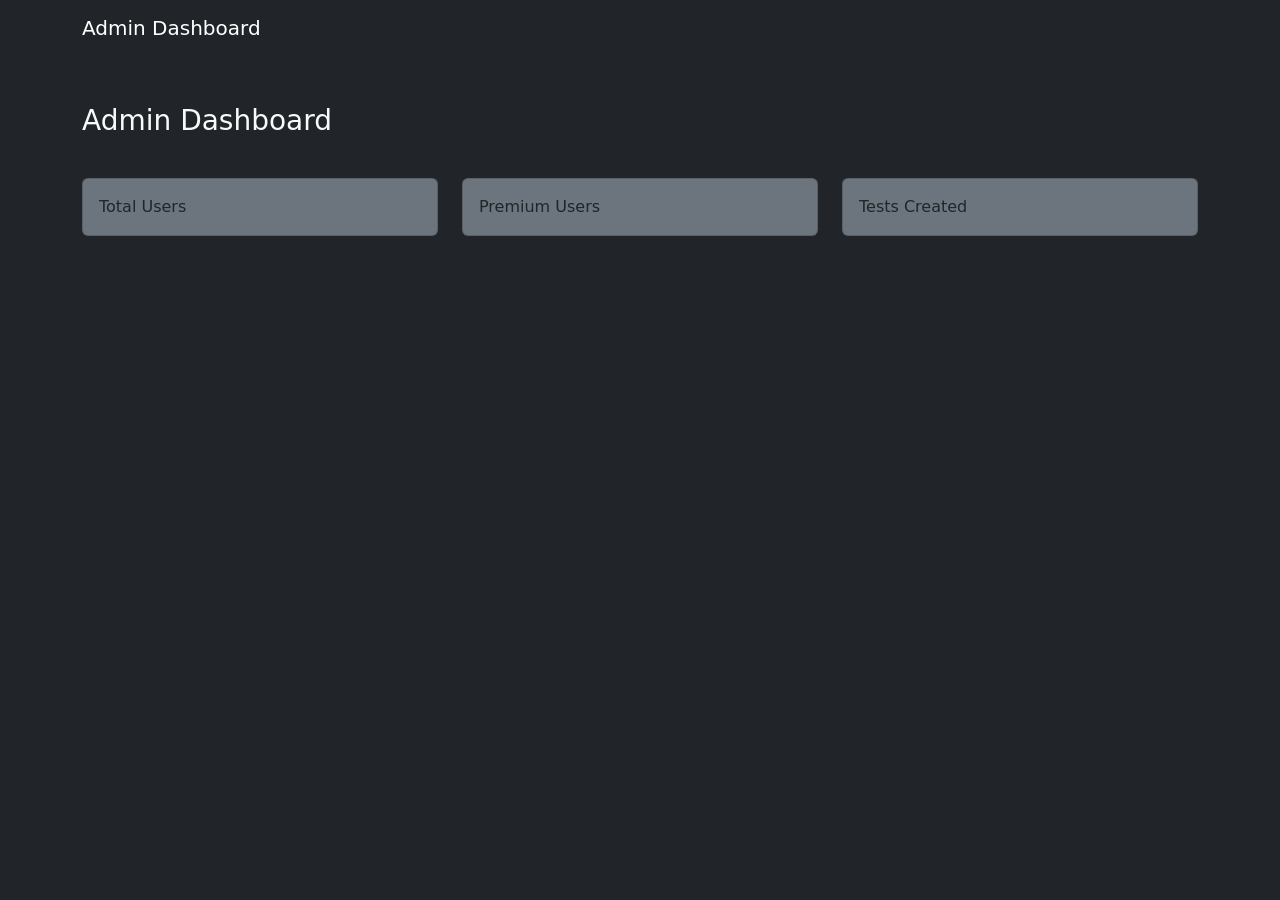
<file: admin_dashboard.html>
<!DOCTYPE html>
<html>
<head>
    <title>Admin Dashboard | PrepEdge</title>
    <link href="https://cdn.jsdelivr.net/npm/bootstrap@5.3.2/dist/css/bootstrap.min.css" rel="stylesheet">
</head>
<body class="bg-dark text-light">

<nav class="navbar navbar-dark bg-dark">
    <div class="container">
        <span class="navbar-brand">Admin Dashboard</span>
    </div>
</nav>

<div class="container my-5">
  <h3>Admin Dashboard</h3>

  <div class="row g-4 mt-3">
    <div class="col-md-4">
      <div class="card bg-secondary p-3">Total Users</div>
    </div>
    <div class="col-md-4">
      <div class="card bg-secondary p-3">Premium Users</div>
    </div>
    <div class="col-md-4">
      <div class="card bg-secondary p-3">Tests Created</div>
    </div>
  </div>
</div>


</body>
</html>
</file>
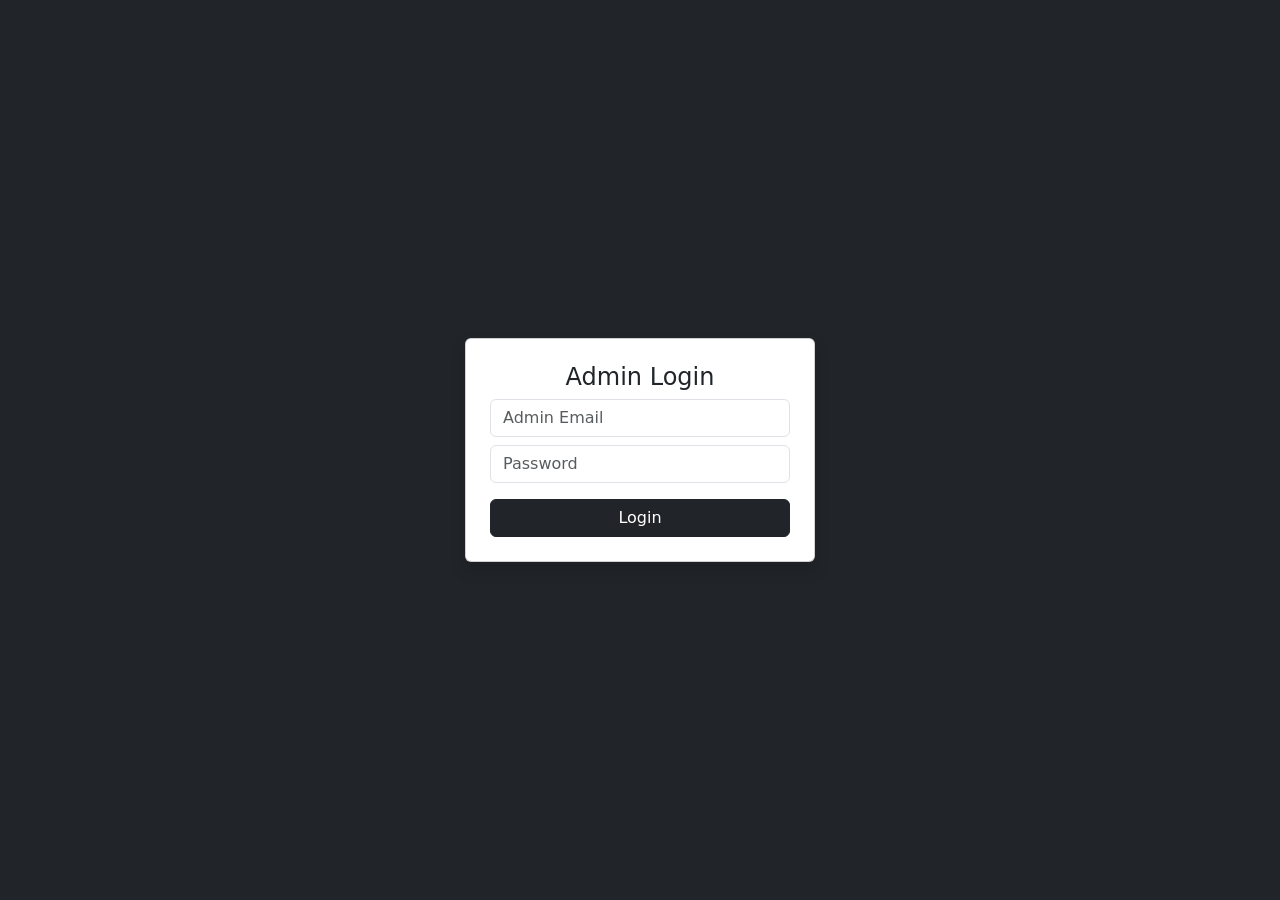
<file: admin_login.html>
<!DOCTYPE html>
<html>
<head>
    <title>Admin Login | PrepEdge</title>
    <link href="https://cdn.jsdelivr.net/npm/bootstrap@5.3.2/dist/css/bootstrap.min.css" rel="stylesheet">
</head>
<body class="bg-dark text-light">

<div class="container d-flex justify-content-center align-items-center vh-100">
    <div class="card p-4 shadow" style="width:350px">
        <h4 class="text-center">Admin Login</h4>
        <input class="form-control mb-2" placeholder="Admin Email">
        <input class="form-control mb-3" type="password" placeholder="Password">
        <button class="btn btn-dark w-100">Login</button>
    </div>
</div>

</body>
</html>
</file>
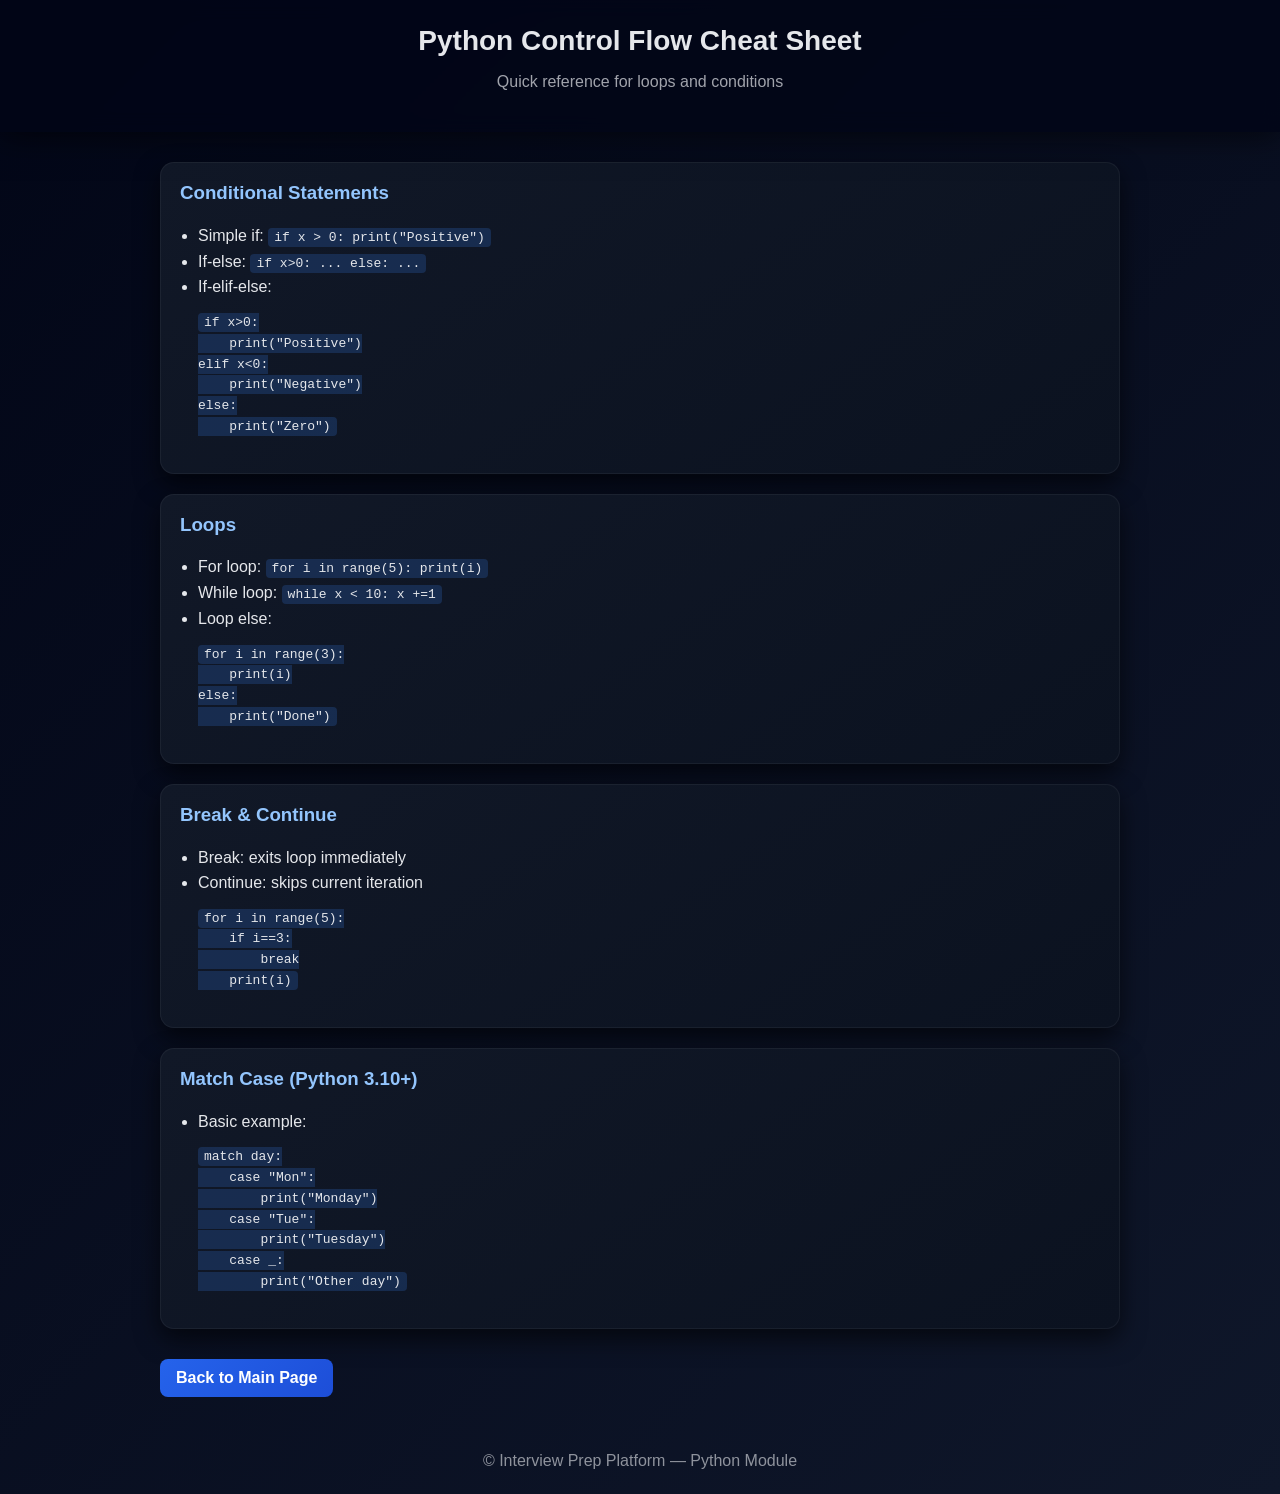
<file: control_flow.html>
<!DOCTYPE html>
<html lang="en">
<head>
<meta charset="UTF-8">
<title>Python Control Flow Cheat Sheet</title>
<meta name="viewport" content="width=device-width, initial-scale=1">

<style>
* { box-sizing: border-box; }

body {
    margin: 0;
    font-family: "Segoe UI", Arial, sans-serif;
    background: linear-gradient(135deg,#020617,#0f172a);
    color: #e5e7eb;
}

/* HEADER */

header {
    padding: 25px 20px;
    text-align: center;
    background: rgba(2,6,23,0.8);
    backdrop-filter: blur(10px);
    box-shadow: 0 4px 30px rgba(0,0,0,0.6);
}

header h1 { margin: 0; font-size: 28px; }
header p { opacity: .7; }

/* LAYOUT */

.container { max-width: 1000px; margin: auto; padding: 30px 20px; }
.section-title { margin: 30px 0 15px; font-size: 22px; border-left: 4px solid #3b82f6; padding-left: 12px; }

/* CARD */

.card {
    background: linear-gradient(145deg,#111827,#0b1220);
    border-radius: 14px;
    padding: 20px;
    box-shadow: 0 10px 25px rgba(0,0,0,0.6), inset 0 0 0 1px rgba(255,255,255,0.05);
    margin-bottom: 20px;
}

.card h3 { margin-top: 0; color: #93c5fd; }
.card ul { padding-left: 18px; line-height: 1.6; }
.card code { background: rgba(59,130,246,0.2); padding: 2px 6px; border-radius: 4px; font-family: monospace; }

/* BUTTON */

.btn {
    display: inline-block;
    margin-top: 10px;
    padding: 10px 16px;
    border-radius: 8px;
    background: linear-gradient(135deg,#2563eb,#1d4ed8);
    color: white;
    text-decoration: none;
    font-weight: 600;
    transition: .3s;
}

.btn:hover {
    transform: scale(1.05);
    box-shadow: 0 8px 20px rgba(37,99,235,.5);
}

/* FOOTER */

footer { text-align: center; padding: 25px; opacity: .6; }

</style>
</head>

<body>

<header>
    <h1>Python Control Flow Cheat Sheet</h1>
    <p>Quick reference for loops and conditions</p>
</header>

<div class="container">

<!-- IF / ELSE -->
<div class="card">
<h3>Conditional Statements</h3>
<ul>
<li>Simple if: <code>if x &gt; 0: print("Positive")</code></li>
<li>If-else: <code>if x&gt;0: ... else: ...</code></li>
<li>If-elif-else:</li>
<pre><code>if x&gt;0:
    print("Positive")
elif x&lt;0:
    print("Negative")
else:
    print("Zero")</code></pre>
</ul>
</div>

<!-- LOOPS -->
<div class="card">
<h3>Loops</h3>
<ul>
<li>For loop: <code>for i in range(5): print(i)</code></li>
<li>While loop: <code>while x &lt; 10: x +=1</code></li>
<li>Loop else:</li>
<pre><code>for i in range(3):
    print(i)
else:
    print("Done")</code></pre>
</ul>
</div>

<!-- BREAK / CONTINUE -->
<div class="card">
<h3>Break & Continue</h3>
<ul>
<li>Break: exits loop immediately</li>
<li>Continue: skips current iteration</li>
<pre><code>for i in range(5):
    if i==3:
        break
    print(i)</code></pre>
</ul>
</div>

<!-- MATCH CASE -->
<div class="card">
<h3>Match Case (Python 3.10+)</h3>
<ul>
<li>Basic example:</li>
<pre><code>match day:
    case "Mon":
        print("Monday")
    case "Tue":
        print("Tuesday")
    case _:
        print("Other day")</code></pre>
</ul>
</div>

<a href="../index.html" class="btn">Back to Main Page</a>

</div>

<footer>
© Interview Prep Platform — Python Module
</footer>

</body>
</html>
</file>
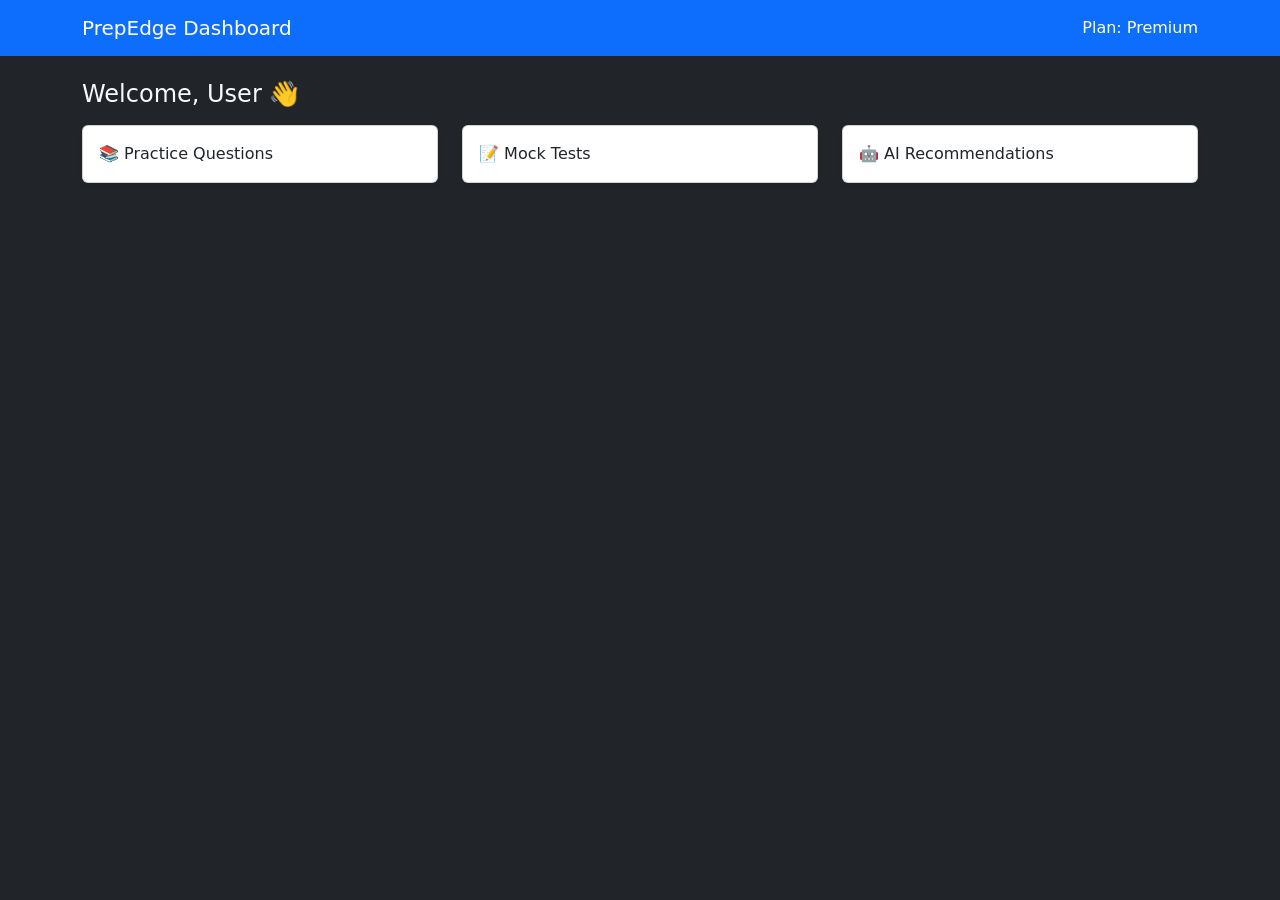
<file: dashboard.html>
<!DOCTYPE html>
<html>
<head>
    <title>Dashboard | PrepEdge</title>
    <link href="https://cdn.jsdelivr.net/npm/bootstrap@5.3.2/dist/css/bootstrap.min.css" rel="stylesheet">
</head>
<body class="bg-dark text-light">

<nav class="navbar navbar-dark bg-primary">
    <div class="container">
        <span class="navbar-brand">PrepEdge Dashboard</span>
        <span class="text-white">Plan: Premium</span>
    </div>
</nav>

<div class="container my-4">
    <h4>Welcome, User 👋</h4>

    <div class="row mt-3">
        <div class="col-md-4">
            <a href="questions.html" class="text-decoration-none">
                <div class="card p-3 shadow-sm text-dark">
                    📚 Practice Questions
                 </div>
            </a>
        </div>

        <div class="col-md-4">
            <a href="mock_test.html" class="text-decoration-none">
                <div class="card p-3 shadow-sm text-dark">
                     📝 Mock Tests
                </div>
            </a>
        </div>

        <div class="col-md-4">
            <div class="card p-3 shadow-sm">🤖 AI Recommendations</div>
        </div>
    </div>
</div>


</body>
</html>
</file>
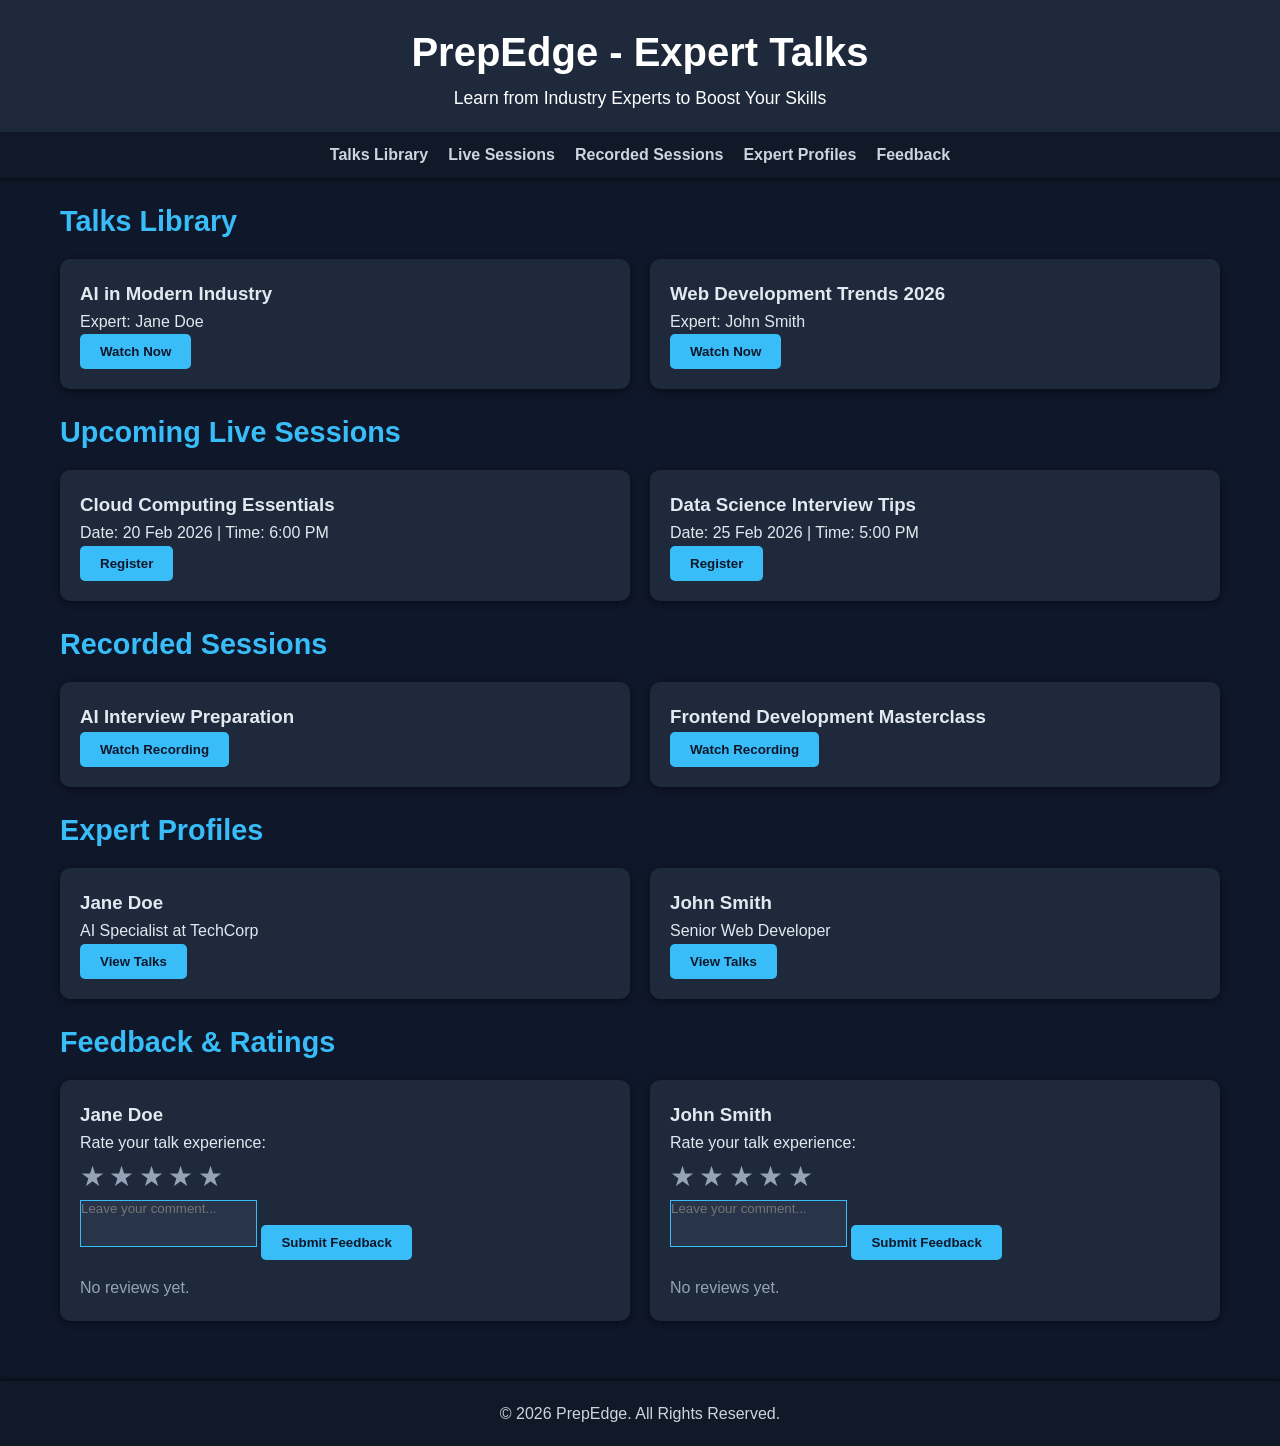
<file: expert.html>
<!DOCTYPE html>
<html lang="en">
<head>
<meta charset="UTF-8">
<meta name="viewport" content="width=device-width, initial-scale=1.0">
<title>PrepEdge - Expert Talks</title>
<style>
    * { box-sizing: border-box; margin: 0; padding: 0; font-family: Arial, sans-serif; }
    body { background-color: #0f172a; color: #e2e8f0; line-height: 1.6; scroll-behavior: smooth; }

    /* Header */
    header { background-color: #1e293b; color: #fff; padding: 20px; text-align: center; box-shadow: 0 2px 5px rgba(0,0,0,0.5); }
    header h1 { font-size: 2.5rem; animation: fadeInDown 1s ease; }
    header p { font-size: 1.1rem; animation: fadeIn 1.5s ease; }

    /* Navbar */
    nav { display: flex; justify-content: center; gap: 20px; background-color: #111827; padding: 10px; box-shadow: 0 2px 5px rgba(0,0,0,0.5); position: sticky; top: 0; z-index: 1000; }
    nav a { color: #cbd5e1; text-decoration: none; font-weight: bold; transition: color 0.3s; }
    nav a:hover { color: #38bdf8; }

    /* Container */
    .container { max-width: 1200px; margin: 20px auto; padding: 0 20px; }

    /* Section Titles */
    h2 { margin-bottom: 15px; color: #38bdf8; font-size: 1.8rem; }

    /* Cards */
    .card { 
        background-color: #1e293b; 
        padding: 20px; 
        margin-bottom: 20px; 
        border-radius: 10px; 
        box-shadow: 0 2px 8px rgba(0,0,0,0.5); 
        transition: transform 0.3s, background-color 0.3s, box-shadow 0.3s;
        opacity: 0;
        transform: translateY(30px);
        animation: fadeInUp 1s forwards;
    }
    .card:hover { 
        transform: scale(1.05); 
        background-color: #273449; 
        box-shadow: 0 6px 15px rgba(0,0,0,0.7);
    }

    /* Grid Layout */
    .grid { display: grid; grid-template-columns: repeat(auto-fit, minmax(250px, 1fr)); gap: 20px; }

    /* Buttons */
    button { 
        background-color: #38bdf8; 
        color: #0f172a; 
        border: none; 
        padding: 10px 20px; 
        border-radius: 5px; 
        cursor: pointer; 
        font-weight: bold; 
        transition: all 0.3s ease;
    }
    button:hover { 
        background-color: #0ea5e9; 
        color: #fff; 
        transform: translateY(-3px) scale(1.05);
        box-shadow: 0 4px 12px rgba(0,0,0,0.5);
    }

    /* Textarea */
    textarea { background-color: #273449; color: #e2e8f0; border: 1px solid #38bdf8; resize: none; transition: all 0.3s ease; }
    textarea:focus { border-color: #0ea5e9; box-shadow: 0 0 10px #0ea5e9; outline: none; }

    /* Footer */
    footer { background-color: #111827; color: #cbd5e1; text-align: center; padding: 20px; margin-top: 40px; box-shadow: 0 -2px 5px rgba(0,0,0,0.5); }

    /* Animations */
    @keyframes fadeIn { from {opacity: 0;} to {opacity: 1;} }
    @keyframes fadeInDown { from {opacity: 0; transform: translateY(-30px);} to {opacity:1; transform: translateY(0);} }
    @keyframes fadeInUp { to {opacity: 1; transform: translateY(0);} }

    /* Fade-in on scroll */
    .fade-in { opacity: 0; transform: translateY(30px); transition: all 0.8s ease-out; }
    .fade-in.show { opacity: 1; transform: translateY(0); }

    /* Modal Styles */
    .modal { display: none; position: fixed; z-index: 2000; left: 0; top: 0; width: 100%; height: 100%; overflow: auto; background-color: rgba(0,0,0,0.8); }
    .modal-content { background-color: #1e293b; margin: 10% auto; padding: 20px; border-radius: 10px; max-width: 800px; box-shadow: 0 5px 15px rgba(0,0,0,0.7); animation: fadeIn 0.5s; }
    .modal-content h2 { color: #38bdf8; margin-bottom: 15px; }
    .modal iframe { width: 100%; height: 450px; border-radius: 10px; }
    .close { color: #38bdf8; float: right; font-size: 28px; font-weight: bold; cursor: pointer; }
    .close:hover { color: #0ea5e9; }

    /* Stars */
    .stars span { font-size: 24px; cursor: pointer; color: #94a3b8; transition: color 0.3s; }
    .stars span.hover, .stars span.selected { color: #facc15; }
</style>
</head>
<body>

<header>
    <h1>PrepEdge - Expert Talks</h1>
    <p>Learn from Industry Experts to Boost Your Skills</p>
</header>

<nav>
    <a href="#talks-library">Talks Library</a>
    <a href="#live-sessions">Live Sessions</a>
    <a href="#recorded-sessions">Recorded Sessions</a>
    <a href="#experts">Expert Profiles</a>
    <a href="#feedback">Feedback</a>
</nav>

<div class="container">

    <!-- Talks Library -->
    <section id="talks-library" class="fade-in">
        <h2>Talks Library</h2>
        <div class="grid">
            <div class="card">
                <h3>AI in Modern Industry</h3>
                <p>Expert: Jane Doe</p>
                <button onclick="openModal('https://www.youtube.com/embed/dQw4w9WgXcQ')">Watch Now</button>
            </div>
            <div class="card">
                <h3>Web Development Trends 2026</h3>
                <p>Expert: John Smith</p>
                <button onclick="openModal('https://www.youtube.com/embed/oHg5SJYRHA0')">Watch Now</button>
            </div>
        </div>
    </section>

    <!-- Live Sessions -->
    <section id="live-sessions" class="fade-in">
        <h2>Upcoming Live Sessions</h2>
        <div class="grid">
            <div class="card">
                <h3>Cloud Computing Essentials</h3>
                <p>Date: 20 Feb 2026 | Time: 6:00 PM</p>
                <a href="expert/live-session-regest.html">
                    <button>Register</button>
                </a>
            </div>
            <div class="card">
                <h3>Data Science Interview Tips</h3>
                <p>Date: 25 Feb 2026 | Time: 5:00 PM</p>
                <a href="expert/live-session-regest.html">
                    <button>Register</button>
                </a>
            </div>
        </div>
    </section>

    <!-- Recorded Sessions -->
    <section id="recorded-sessions" class="fade-in">
        <h2>Recorded Sessions</h2>
        <div class="grid">
            <div class="card">
                <h3>AI Interview Preparation</h3>
                <button onclick="openModal('https://www.youtube.com/embed/dQw4w9WgXcQ')">Watch Recording</button>
            </div>
            <div class="card">
                <h3>Frontend Development Masterclass</h3>
                <button onclick="openModal('https://www.youtube.com/embed/oHg5SJYRHA0')">Watch Recording</button>
            </div>
        </div>
    </section>

    <!-- Expert Profiles -->
    <section id="experts" class="fade-in">
        <h2>Expert Profiles</h2>
        <div class="grid">
            <div class="card">
                <h3>Jane Doe</h3>
                <p>AI Specialist at TechCorp</p>
                <button onclick="alert('View Talks functionality coming soon!')">View Talks</button>
            </div>
            <div class="card">
                <h3>John Smith</h3>
                <p>Senior Web Developer</p>
                <button onclick="alert('View Talks functionality coming soon!')">View Talks</button>
            </div>
        </div>
    </section>

    <!-- Feedback & Ratings -->
    <section id="feedback" class="fade-in">
        <h2>Feedback & Ratings</h2>
        <div class="grid">
            <!-- Jane Doe -->
            <div class="card" id="expert-jane">
                <h3>Jane Doe</h3>
                <p>Rate your talk experience:</p>
                <div class="stars" id="stars-jane">
                    <span data-value="1">&#9733;</span>
                    <span data-value="2">&#9733;</span>
                    <span data-value="3">&#9733;</span>
                    <span data-value="4">&#9733;</span>
                    <span data-value="5">&#9733;</span>
                </div>
                <textarea id="comment-jane" rows="3" placeholder="Leave your comment..."></textarea>
                <button onclick="submitFeedback('stars-jane','comment-jane','reviews-jane')">Submit Feedback</button>
                <div id="reviews-jane" style="margin-top: 15px;">
                    <p style="color:#94a3b8;">No reviews yet.</p>
                </div>
            </div>

            <!-- John Smith -->
            <div class="card" id="expert-john">
                <h3>John Smith</h3>
                <p>Rate your talk experience:</p>
                <div class="stars" id="stars-john">
                    <span data-value="1">&#9733;</span>
                    <span data-value="2">&#9733;</span>
                    <span data-value="3">&#9733;</span>
                    <span data-value="4">&#9733;</span>
                    <span data-value="5">&#9733;</span>
                </div>
                <textarea id="comment-john" rows="3" placeholder="Leave your comment..."></textarea>
                <button onclick="submitFeedback('stars-john','comment-john','reviews-john')">Submit Feedback</button>
                <div id="reviews-john" style="margin-top: 15px;">
                    <p style="color:#94a3b8;">No reviews yet.</p>
                </div>
            </div>
        </div>
    </section>

</div>

<!-- Modal -->
<div id="videoModal" class="modal">
  <div class="modal-content">
    <span class="close" onclick="closeModal()">&times;</span>
    <h2>Expert Talk</h2>
    <iframe id="modalVideo" src="" frameborder="0" allowfullscreen></iframe>
  </div>
</div>

<footer>
    <p>© 2026 PrepEdge. All Rights Reserved.</p>
</footer>

<style>
/* Stars hover and selected effects */
.stars span {
    font-size: 28px;
    cursor: pointer;
    color: #94a3b8; /* grey */
    transition: transform 0.2s, color 0.3s;
}
.stars span.hover {
    color: #facc15; /* yellow on hover */
    transform: scale(1.2);
}
.stars span.selected {
    color: #facc15;
    transform: scale(1.2);
}

/* Review box animation */
.review {
    background: #273449;
    padding: 10px;
    margin-top: 10px;
    border-radius: 5px;
    border: 1px solid #38bdf8;
    opacity: 0;
    transform: translateY(-10px);
    transition: opacity 0.5s ease, transform 0.5s ease;
}
.review.show {
    opacity: 1;
    transform: translateY(0);
}

/* Comment styling inside review */
.review p {
    margin: 5px 0 0 0;
    color: #cbd5e1;
}
</style>

<script>
// Fade-in on scroll
const faders = document.querySelectorAll('.fade-in');
const appearOptions = { threshold: 0.2 };
const appearOnScroll = new IntersectionObserver(function(entries, observer) {
    entries.forEach(entry => {
        if(entry.isIntersecting){
            entry.target.classList.add('show');
            observer.unobserve(entry.target);
        }
    });
}, appearOptions);
faders.forEach(fader => { appearOnScroll.observe(fader); });

// Modal functionality
const modal = document.getElementById('videoModal');
const modalVideo = document.getElementById('modalVideo');
function openModal(videoURL){
    modal.style.display = 'block';
    modalVideo.src = videoURL + "?autoplay=1";
}
function closeModal(){
    modal.style.display = 'none';
    modalVideo.src = "";
}
window.onclick = function(event){
    if(event.target == modal){ closeModal(); }
}

// Stars setup
function setupStars(starsId){
    const stars = document.querySelectorAll(`#${starsId} span`);
    stars.forEach(star => {
        star.addEventListener('mouseover', () => {
            stars.forEach(s => s.classList.remove('hover'));
            const val = parseInt(star.getAttribute('data-value'));
            for(let i=0;i<val;i++) stars[i].classList.add('hover');
        });
        star.addEventListener('mouseout', () => { stars.forEach(s => s.classList.remove('hover')); });
        star.addEventListener('click', () => {
            const selectedRating = parseInt(star.getAttribute('data-value'));
            stars.forEach((s,i) => s.classList.toggle('selected', i<selectedRating));
        });
    });
}
setupStars('stars-jane');
setupStars('stars-john');

// Submit feedback function
function submitFeedback(starsId, commentId, reviewsId){
    const stars = document.querySelectorAll(`#${starsId} span`);
    let rating = 0;
    stars.forEach((s,i) => { if(s.classList.contains('selected')) rating = i+1; });

    const comment = document.getElementById(commentId).value.trim();
    if(rating === 0 && comment === ""){ 
        alert("Please select a rating or leave a comment!"); 
        return; 
    }
     
    const reviewContainer = document.getElementById(reviewsId);

    // Remove "No reviews yet" text if present
    const noReviews = reviewContainer.querySelector('p');
    if(noReviews && noReviews.innerText === "No reviews yet.") noReviews.remove();

    const review = document.createElement('div');
    review.classList.add('review');
    review.innerHTML = `<strong>${'⭐'.repeat(rating)}</strong><p>${comment ? comment : ''}</p>`;
    reviewContainer.prepend(review);

    // Trigger fade-in animation
    setTimeout(() => { review.classList.add('show'); }, 10);

    // Reset stars & comment
    stars.forEach(s => s.classList.remove('selected'));
    document.getElementById(commentId).value = "";
}
</script>


</body>
</html>
</file>
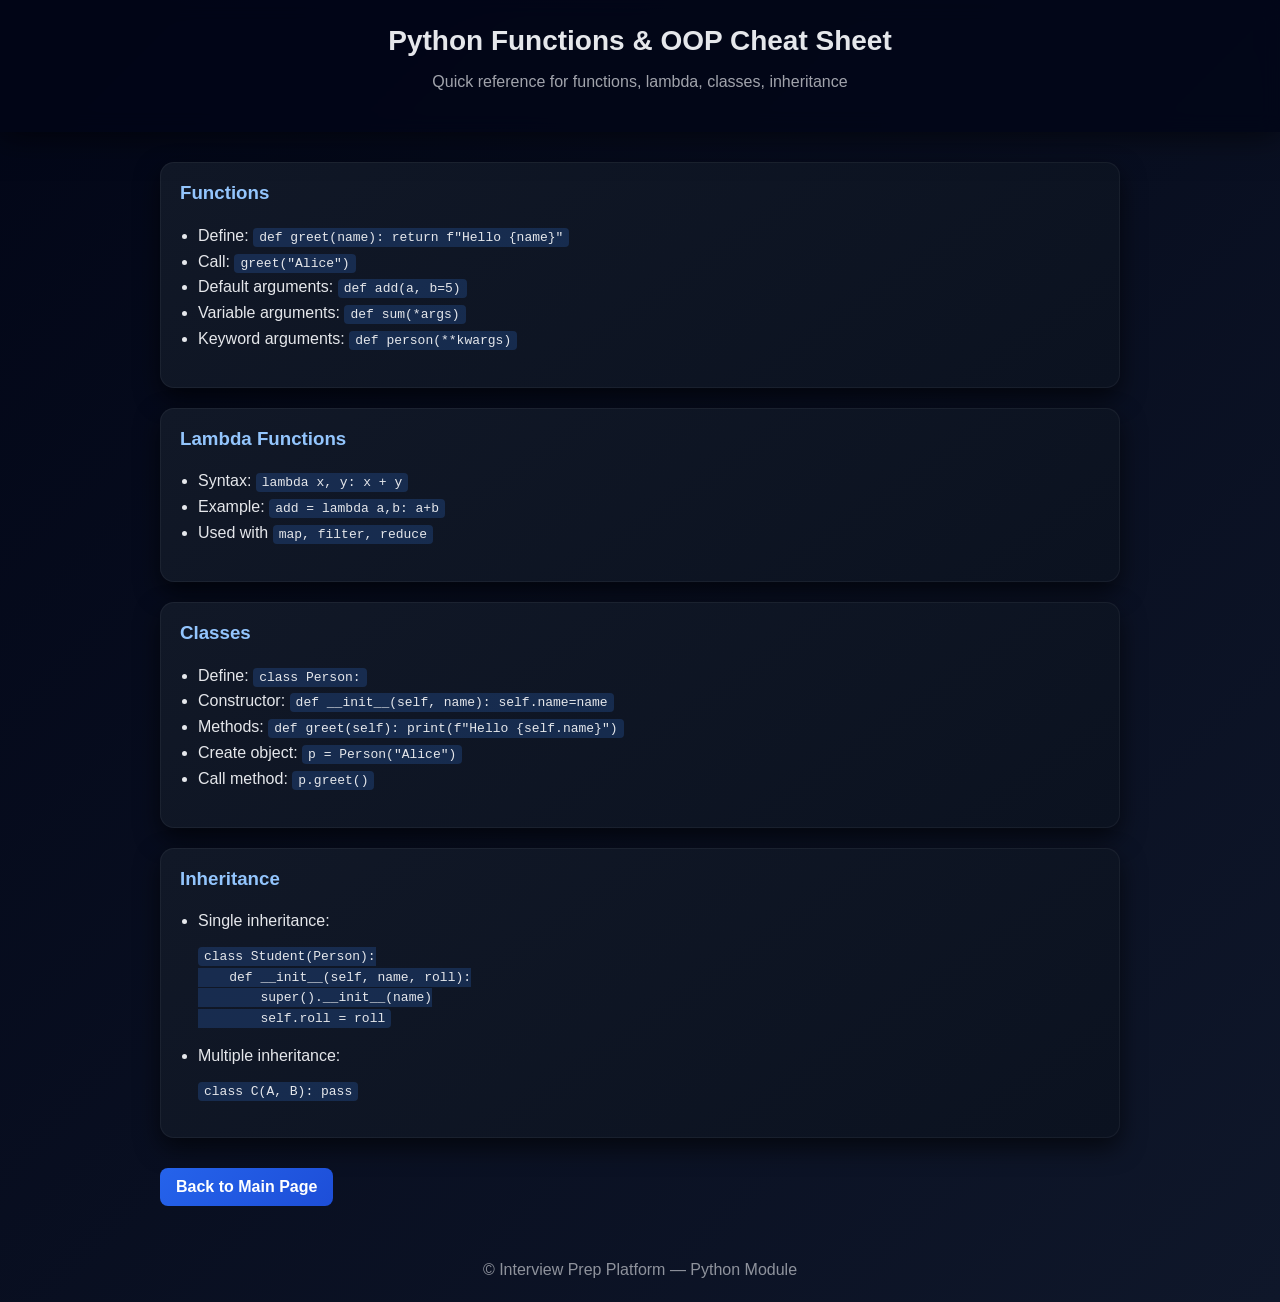
<file: functionspython.html>
<!DOCTYPE html>
<html lang="en">
<head>
<meta charset="UTF-8">
<title>Python Functions & OOP Cheat Sheet</title>
<meta name="viewport" content="width=device-width, initial-scale=1">

<style>
* { box-sizing: border-box; }

body {
    margin: 0;
    font-family: "Segoe UI", Arial, sans-serif;
    background: linear-gradient(135deg,#020617,#0f172a);
    color: #e5e7eb;
}

header {
    padding: 25px 20px;
    text-align: center;
    background: rgba(2,6,23,0.8);
    backdrop-filter: blur(10px);
    box-shadow: 0 4px 30px rgba(0,0,0,0.6);
}
header h1 { margin: 0; font-size: 28px; }
header p { opacity: .7; }

.container { max-width: 1000px; margin: auto; padding: 30px 20px; }
.card { background: linear-gradient(145deg,#111827,#0b1220); border-radius: 14px; padding: 20px; box-shadow: 0 10px 25px rgba(0,0,0,0.6), inset 0 0 0 1px rgba(255,255,255,0.05); margin-bottom: 20px; }
.card h3 { margin-top: 0; color: #93c5fd; }
.card ul { padding-left: 18px; line-height: 1.6; }
.card code { background: rgba(59,130,246,0.2); padding: 2px 6px; border-radius: 4px; font-family: monospace; }

.btn {
    display: inline-block;
    margin-top: 10px;
    padding: 10px 16px;
    border-radius: 8px;
    background: linear-gradient(135deg,#2563eb,#1d4ed8);
    color: white;
    text-decoration: none;
    font-weight: 600;
    transition: .3s;
}
.btn:hover { transform: scale(1.05); box-shadow: 0 8px 20px rgba(37,99,235,.5); }

footer { text-align: center; padding: 25px; opacity: .6; }

</style>
</head>

<body>

<header>
    <h1>Python Functions & OOP Cheat Sheet</h1>
    <p>Quick reference for functions, lambda, classes, inheritance</p>
</header>

<div class="container">

<!-- FUNCTIONS -->
<div class="card">
<h3>Functions</h3>
<ul>
<li>Define: <code>def greet(name): return f"Hello {name}"</code></li>
<li>Call: <code>greet("Alice")</code></li>
<li>Default arguments: <code>def add(a, b=5)</code></li>
<li>Variable arguments: <code>def sum(*args)</code></li>
<li>Keyword arguments: <code>def person(**kwargs)</code></li>
</ul>
</div>

<!-- LAMBDA -->
<div class="card">
<h3>Lambda Functions</h3>
<ul>
<li>Syntax: <code>lambda x, y: x + y</code></li>
<li>Example: <code>add = lambda a,b: a+b</code></li>
<li>Used with <code>map, filter, reduce</code></li>
</ul>
</div>

<!-- CLASSES -->
<div class="card">
<h3>Classes</h3>
<ul>
<li>Define: <code>class Person:</code></li>
<li>Constructor: <code>def __init__(self, name): self.name=name</code></li>
<li>Methods: <code>def greet(self): print(f"Hello {self.name}")</code></li>
<li>Create object: <code>p = Person("Alice")</code></li>
<li>Call method: <code>p.greet()</code></li>
</ul>
</div>

<!-- INHERITANCE -->
<div class="card">
<h3>Inheritance</h3>
<ul>
<li>Single inheritance:</li>
<pre><code>class Student(Person):
    def __init__(self, name, roll):
        super().__init__(name)
        self.roll = roll</code></pre>
<li>Multiple inheritance:</li>
<pre><code>class C(A, B): pass</code></pre>
</ul>
</div>

<a href="../index.html" class="btn">Back to Main Page</a>

</div>

<footer>
© Interview Prep Platform — Python Module
</footer>

</body>
</html>
</file>
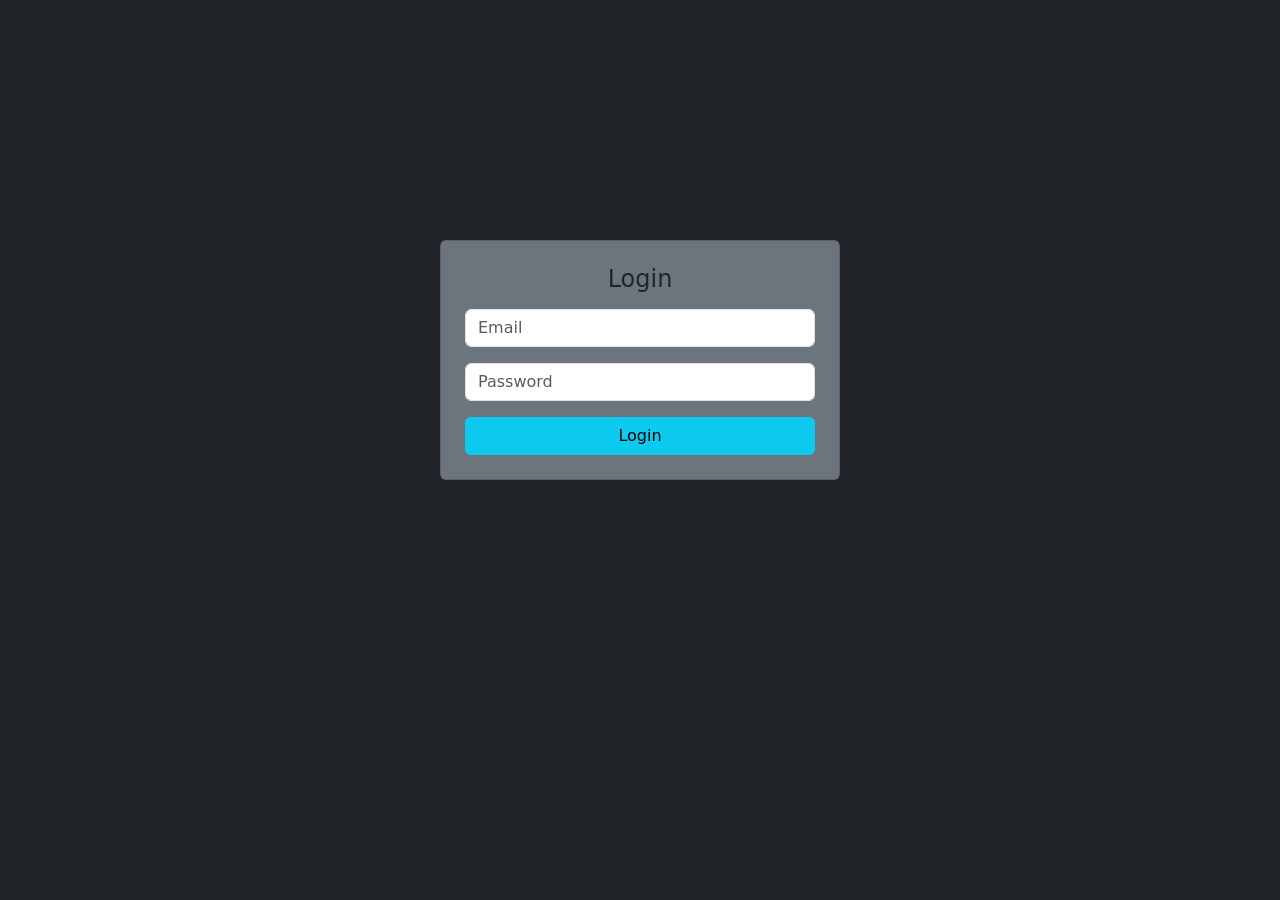
<file: login.html>
<!DOCTYPE html>
<html lang="en">
<head>
    <meta charset="UTF-8">
    <title>Login | PrepEdge</title>
    <link href="https://cdn.jsdelivr.net/npm/bootstrap@5.3.2/dist/css/bootstrap.min.css" rel="stylesheet">
    
</head>
<body class="bg-dark text-light">

<div class="container d-flex justify-content-center align-items-center" style="height:80vh">
  <div class="card bg-secondary p-4" style="width:400px">
    <h4 class="text-center mb-3">Login</h4>

    <input type="email" class="form-control mb-3" placeholder="Email">
    <input type="password" class="form-control mb-3" placeholder="Password">

    <button class="btn btn-info w-100">Login</button>
  </div>
</div>


</body>
</html>
</file>
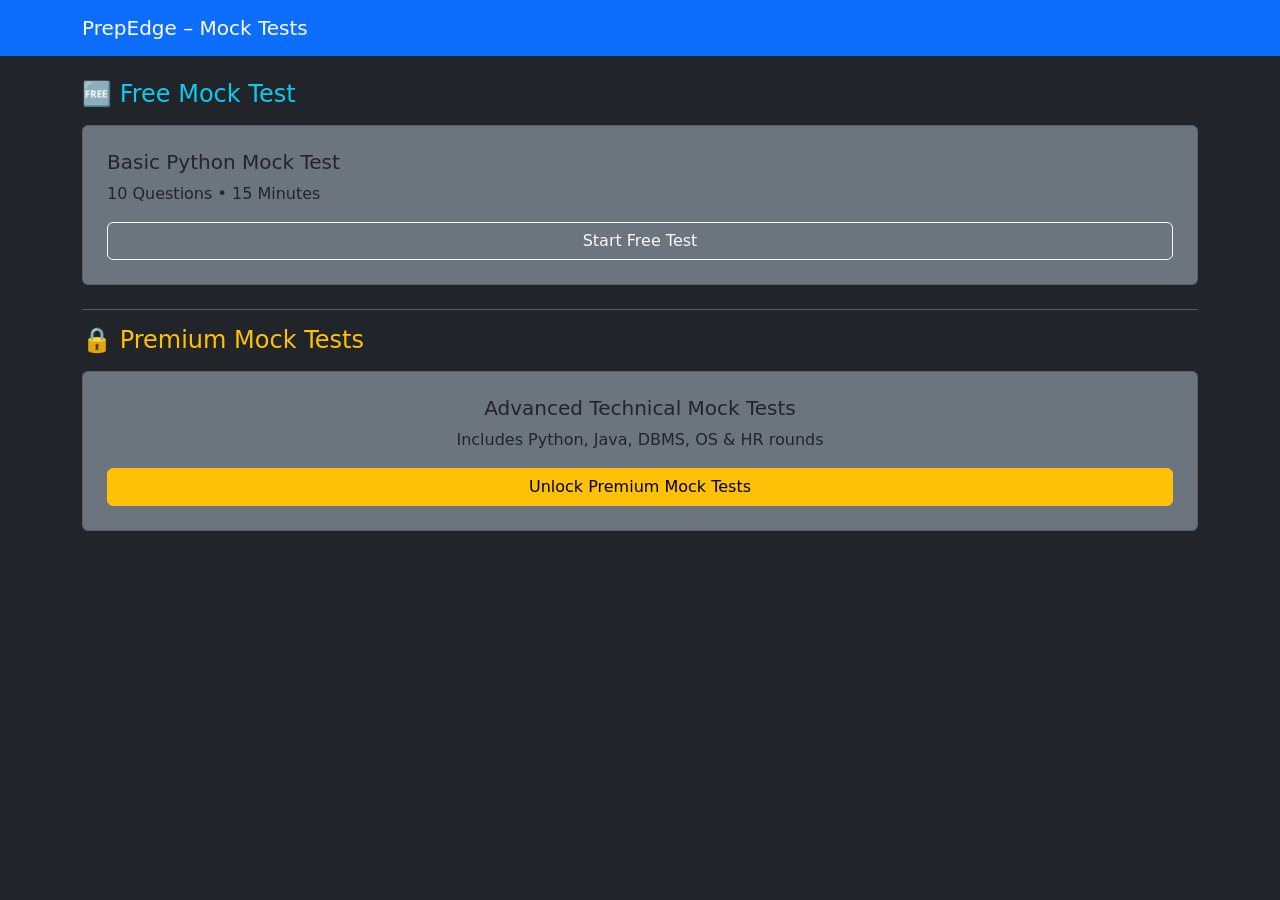
<file: mock_test.html>
<!DOCTYPE html>
<html>
<head>
    <title>Mock Tests | PrepEdge</title>
    <link href="https://cdn.jsdelivr.net/npm/bootstrap@5.3.2/dist/css/bootstrap.min.css" rel="stylesheet">
</head>
<body class="bg-dark text-light">

<nav class="navbar navbar-dark bg-primary">
    <div class="container">
        <span class="navbar-brand">PrepEdge – Mock Tests</span>
    </div>
</nav>

<div class="container my-4">

    <!-- FREE MOCK TEST -->
    <h4 class="text-info mb-3">🆓 Free Mock Test</h4>

    <div class="card bg-secondary p-4 mb-4">
        <h5>Basic Python Mock Test</h5>
        <p>10 Questions • 15 Minutes</p>

        <a href="test.html" class="btn btn-outline-light">
            Start Free Test
        </a>
    </div>

    <hr>

    <!-- PREMIUM MOCK TEST -->
    <h4 class="text-warning mb-3">🔒 Premium Mock Tests</h4>

    <div class="card bg-secondary p-4 text-center">
        <h5>Advanced Technical Mock Tests</h5>
        <p>Includes Python, Java, DBMS, OS & HR rounds</p>

        <button class="btn btn-warning" data-bs-toggle="modal" data-bs-target="#premiumModal">
            Unlock Premium Mock Tests
        </button>
    </div>

</div>

<!-- PREMIUM MODAL -->
<div class="modal fade" id="premiumModal" tabindex="-1">
  <div class="modal-dialog modal-dialog-centered">
    <div class="modal-content bg-dark text-light">
      <div class="modal-header">
        <h5 class="modal-title">Premium Mock Tests 🔒</h5>
        <button type="button" class="btn-close btn-close-white" data-bs-dismiss="modal"></button>
      </div>
      <div class="modal-body text-center">
        <p>Upgrade to Premium to access full-length mock tests & AI analysis.</p>

        <a href="plans.html" class="btn btn-success w-100">
            Buy Premium
        </a>
      </div>
    </div>
  </div>
</div>

<script src="https://cdn.jsdelivr.net/npm/bootstrap@5.3.2/dist/js/bootstrap.bundle.min.js"></script>

</body>
</html>
</file>
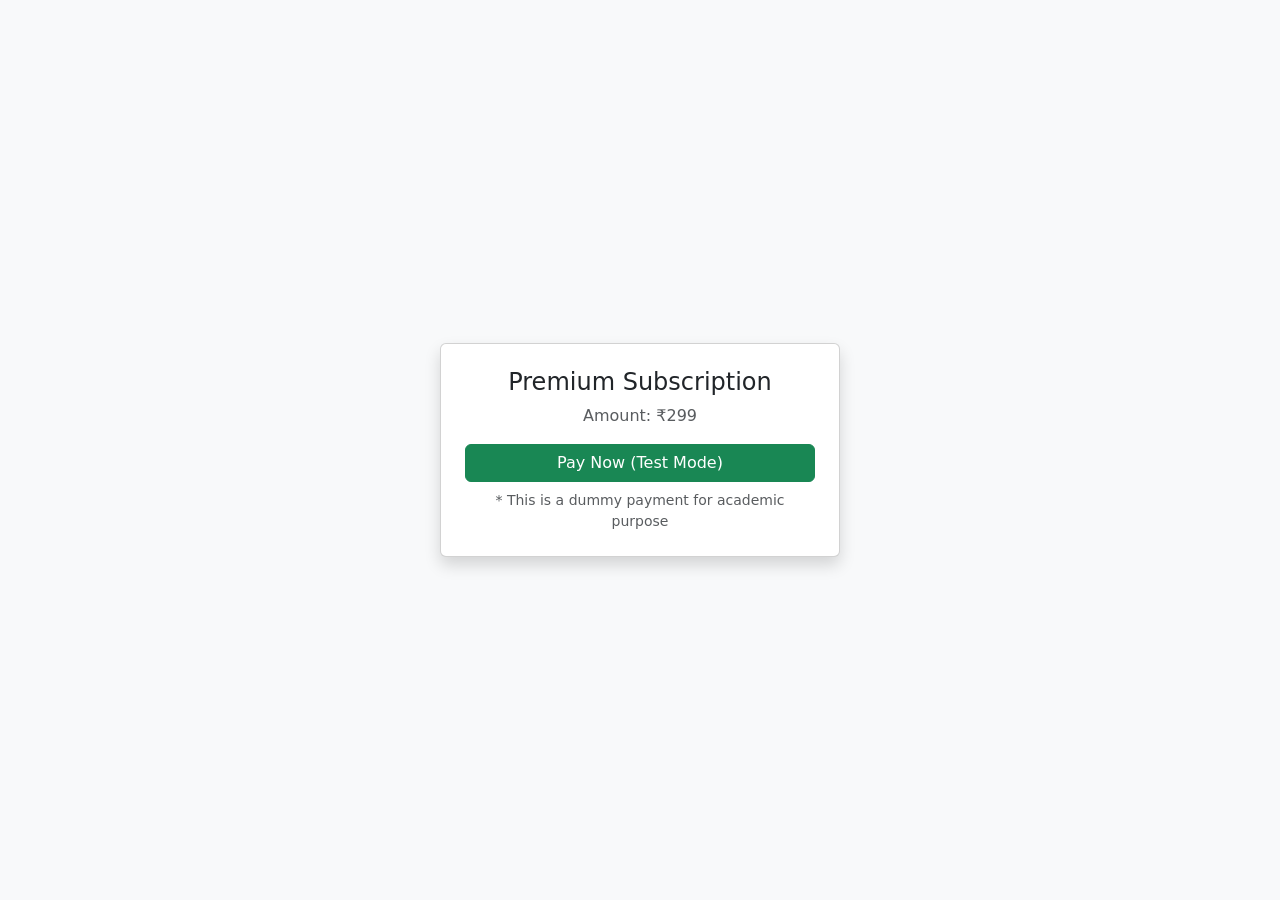
<file: payment.html>
<!DOCTYPE html>
<html>
<head>
    <title>Payment | PrepEdge</title>
    <link href="https://cdn.jsdelivr.net/npm/bootstrap@5.3.2/dist/css/bootstrap.min.css" rel="stylesheet">
</head>
<body class="bg-light">

<div class="container d-flex justify-content-center align-items-center vh-100">
    <div class="card p-4 shadow text-center" style="width:400px">
        <h4>Premium Subscription</h4>
        <p class="text-muted">Amount: ₹299</p>

        <button class="btn btn-success w-100 mb-2">
            Pay Now (Test Mode)
        </button>

        <small class="text-muted">
            * This is a dummy payment for academic purpose
        </small>
    </div>
</div>

</body>
</html>
</file>
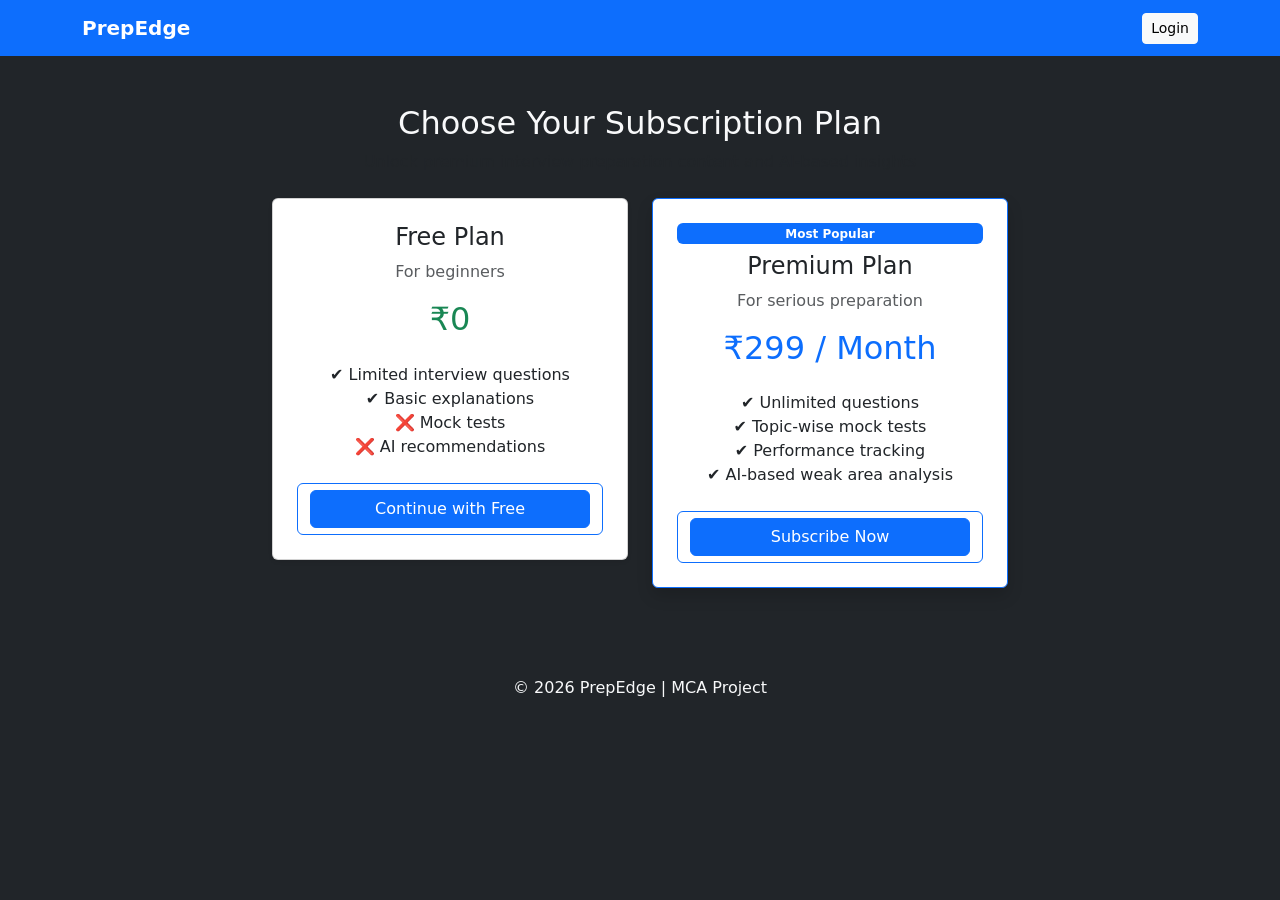
<file: plans.html>
<!DOCTYPE html>
<html lang="en">
<head>
    <meta charset="UTF-8">
    <title>Subscription Plans | PrepEdge</title>
    <link href="https://cdn.jsdelivr.net/npm/bootstrap@5.3.2/dist/css/bootstrap.min.css" rel="stylesheet">
</head>
<body class="bg-dark text-light">

<!-- Navbar -->
<nav class="navbar navbar-expand-lg navbar-dark bg-primary">
    <div class="container">
        <a class="navbar-brand fw-bold" href="index.html">PrepEdge</a>
        <a href="login.html" class="btn btn-light btn-sm">Login</a>
    </div>
</nav>

<!-- Plans Section -->
<div class="container my-5">
    <h2 class="text-center mb-2">Choose Your Subscription Plan</h2>
    <p class="text-center text-muted mb-4">
        Unlock premium interview preparation content and AI-based insights
    </p>

    <div class="row justify-content-center">

        <!-- Free Plan -->
        <div class="col-md-4">
            <div class="card text-center p-4 shadow-sm mb-4">
                <h4 class="mb-2">Free Plan</h4>
                <p class="text-muted">For beginners</p>
                <h2 class="text-success">₹0</h2>
                <ul class="list-unstyled mt-3 mb-4">
                    <li>✔ Limited interview questions</li>
                    <li>✔ Basic explanations</li>
                    <li>❌ Mock tests</li>
                    <li>❌ AI recommendations</li>
                </ul>
                <button class="btn btn-outline-primary w-100">
                    <a href="dashboard.html" class="btn btn-primary w-100">
                        Continue with Free
                    </a>

                </button>
            </div>
        </div>

        <!-- Premium Plan -->
        <div class="col-md-4">
            <div class="card text-center p-4 shadow border-primary mb-4">
                <span class="badge bg-primary mb-2">Most Popular</span>
                <h4 class="mb-2">Premium Plan</h4>
                <p class="text-muted">For serious preparation</p>
                <h2 class="text-primary">₹299 / Month</h2>
                <ul class="list-unstyled mt-3 mb-4">
                    <li>✔ Unlimited questions</li>
                    <li>✔ Topic-wise mock tests</li>
                    <li>✔ Performance tracking</li>
                    <li>✔ AI-based weak area analysis</li>
                </ul>
                <button class="btn btn-outline-primary w-100">
                    <a href="payment.html" class="btn btn-primary w-100">
                        Subscribe Now
                    </a>

                    
                </button>
            </div>
        </div>

    </div>
</div>

<!-- Footer -->
<footer class="text-center p-3 bg-dark text-light">
    © 2026 PrepEdge | MCA Project
</footer>

</body>
</html>
</file>
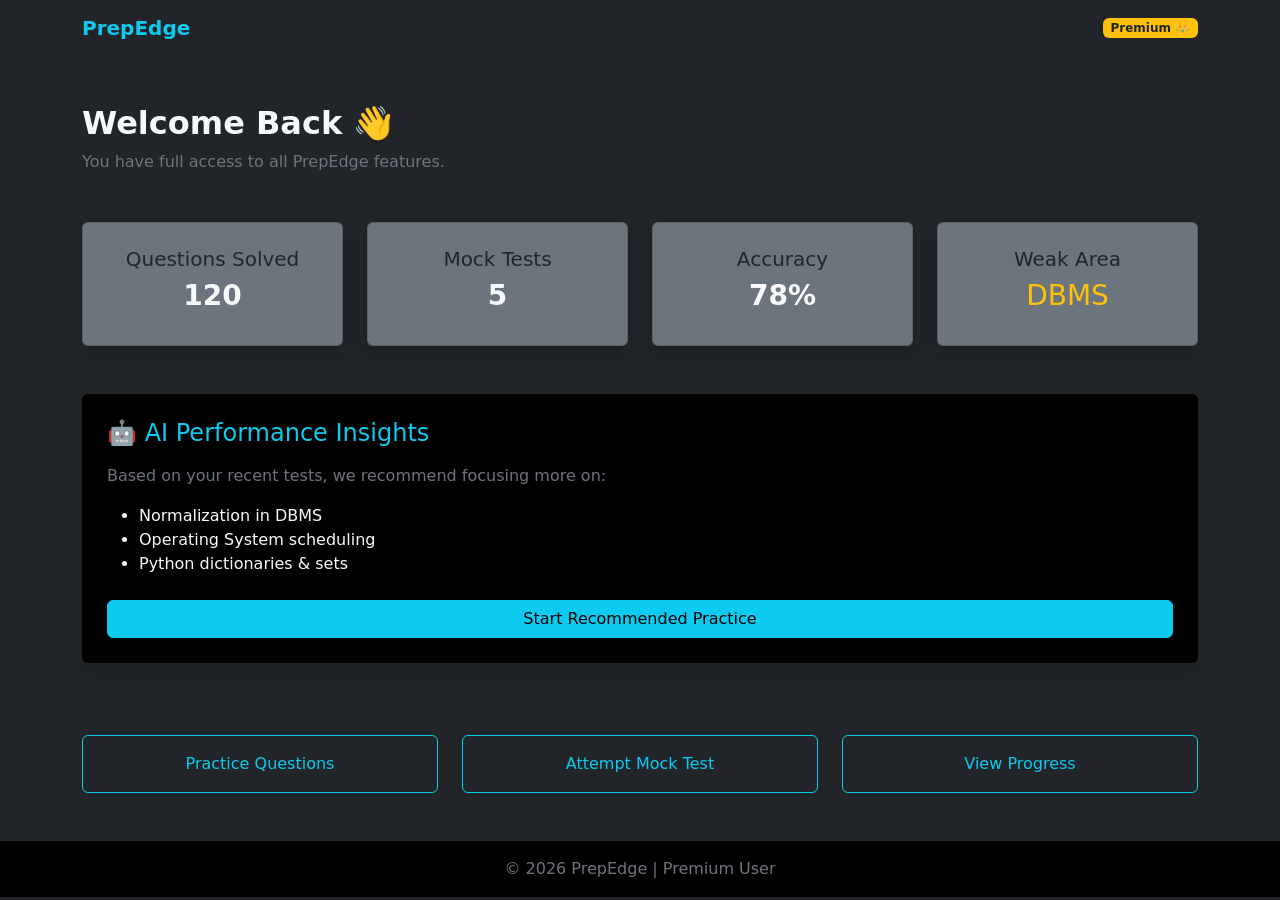
<file: premium_dashboard.html>
<!DOCTYPE html>
<html lang="en">
<head>
    <meta charset="UTF-8">
    <title>Premium Dashboard | PrepEdge</title>
    <link href="https://cdn.jsdelivr.net/npm/bootstrap@5.3.2/dist/css/bootstrap.min.css" rel="stylesheet">
</head>

<body class="bg-dark text-light">

<!-- Navbar -->
<nav class="navbar navbar-dark">
    <div class="container">
        <a class="navbar-brand fw-bold text-info">PrepEdge</a>
        <span class="badge bg-warning text-dark">Premium 👑</span>
    </div>
</nav>

<!-- Main Container -->
<div class="container my-5">

    <!-- Welcome -->
    <h2 class="fw-bold">Welcome Back 👋</h2>
    <p class="text-secondary">
        You have full access to all PrepEdge features.
    </p>

    <!-- Stats Cards -->
    <div class="row g-4 mt-4">
        <div class="col-md-3">
            <div class="card bg-secondary p-4 text-center shadow">
                <h5>Questions Solved</h5>
                <h3 class="text-light fw-bold">120</h3>

            </div>
        </div>

        <div class="col-md-3">
            <div class="card bg-secondary p-4 text-center shadow">
                <h5>Mock Tests</h5>
                <h3 class="text-light fw-bold">5</h3>
            </div>
        </div>

        <div class="col-md-3">
            <div class="card bg-secondary p-4 text-center shadow">
                <h5>Accuracy</h5>
                <h3 class="text-light fw-bold">78%</h3>
            </div>
        </div>

        <div class="col-md-3">
            <div class="card bg-secondary p-4 text-center shadow">
                <h5>Weak Area</h5>
                <h3 class="text-warning">DBMS</h3>
            </div>
        </div>
    </div>

    <!-- AI Insights -->
    <div class="card bg-black text-light p-4 mt-5 shadow">
        <h4 class="text-info">🤖 AI Performance Insights</h4>
        <p class="text-secondary mt-2">
            Based on your recent tests, we recommend focusing more on:
        </p>
        <ul>
            <li>Normalization in DBMS</li>
            <li>Operating System scheduling</li>
            <li>Python dictionaries & sets</li>
        </ul>
        <button class="btn btn-info mt-2">
            Start Recommended Practice
        </button>
    </div>

    <!-- Action Buttons -->
    <div class="row g-4 mt-5">
        <div class="col-md-4">
            <a href="questions.html" class="btn btn-outline-info w-100 p-3">
                Practice Questions
            </a>
        </div>
        <div class="col-md-4">
            <a href="test.html" class="btn btn-outline-info w-100 p-3">
                Attempt Mock Test
            </a>
        </div>
        <div class="col-md-4">
            <a href="progress.html" class="btn btn-outline-info w-100 p-3">
                View Progress
            </a>
        </div>
    </div>

</div>

<!-- Footer -->
<footer class="text-center p-3 bg-black text-secondary mt-5">
    © 2026 PrepEdge | Premium User
</footer>

</body>
</html>
</file>
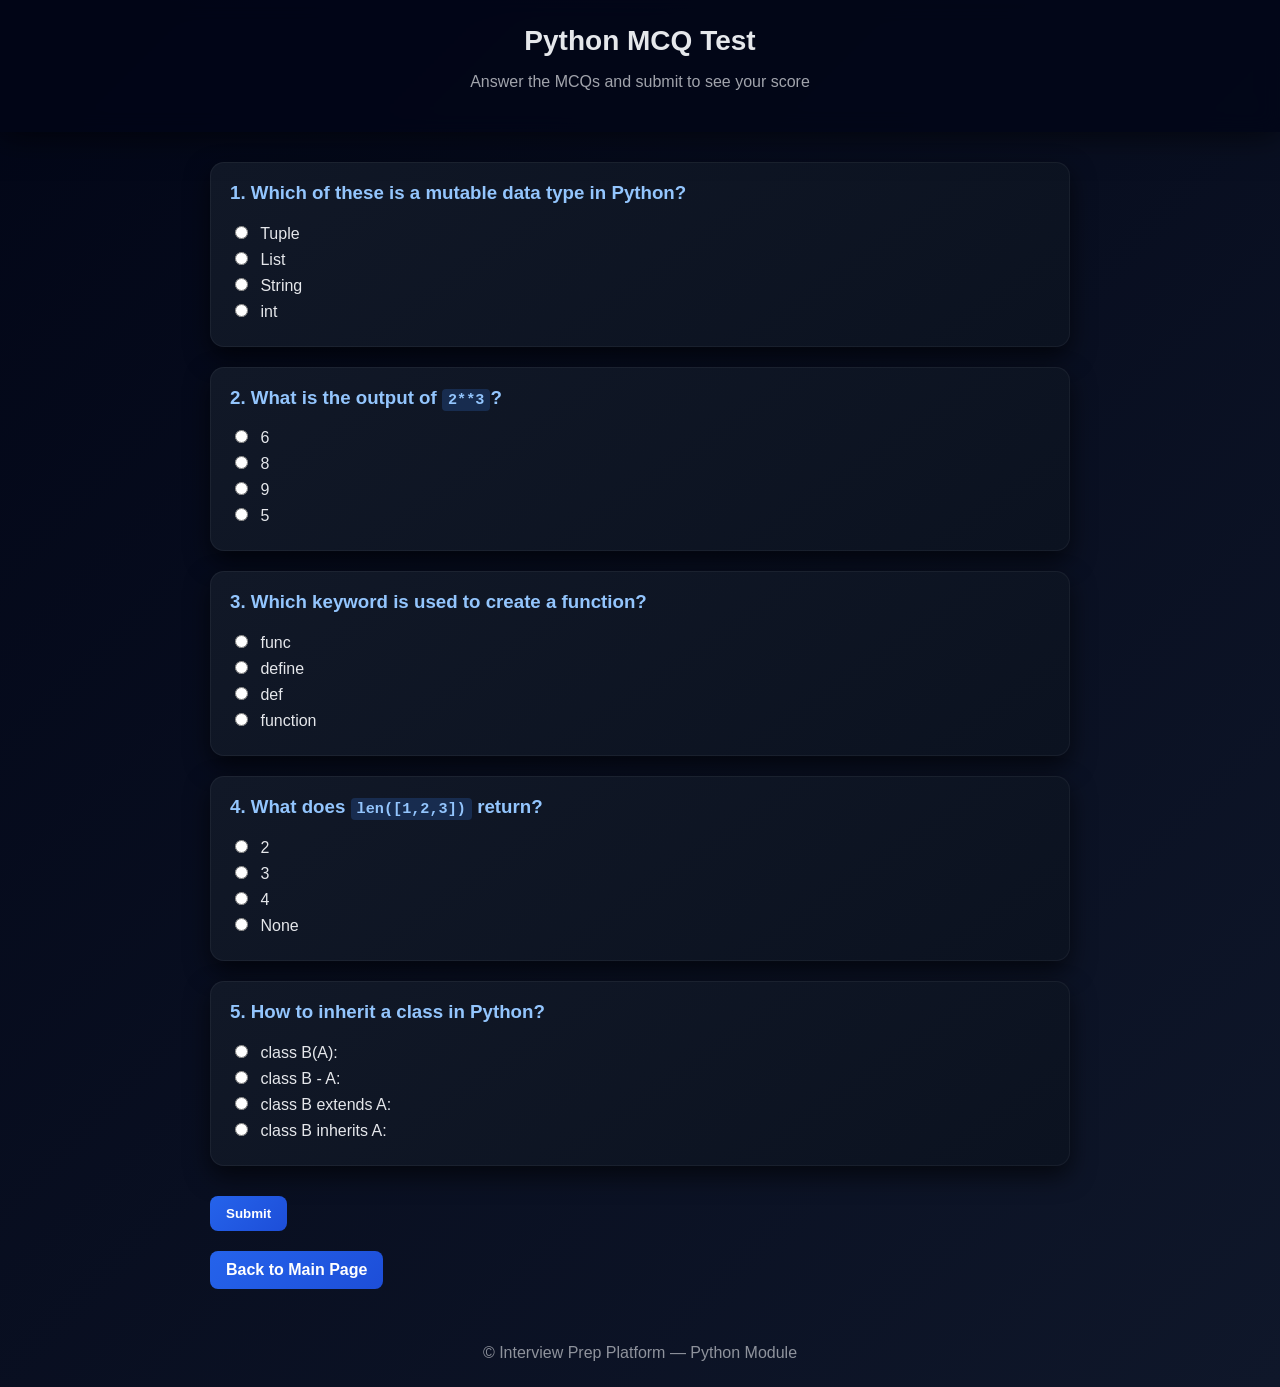
<file: pybasicspractice.html>
<!DOCTYPE html>
<html lang="en">
<head>
<meta charset="UTF-8">
<title>Python MCQ Test</title>
<meta name="viewport" content="width=device-width, initial-scale=1">

<style>
* { box-sizing: border-box; }
body { margin: 0; font-family: "Segoe UI", Arial, sans-serif; background: linear-gradient(135deg,#020617,#0f172a); color: #e5e7eb; }
header { padding: 25px 20px; text-align: center; background: rgba(2,6,23,0.8); backdrop-filter: blur(10px); box-shadow: 0 4px 30px rgba(0,0,0,0.6); }
header h1 { margin: 0; font-size: 28px; }
header p { opacity: .7; }
.container { max-width: 900px; margin: auto; padding: 30px 20px; }
.card { background: linear-gradient(145deg,#111827,#0b1220); border-radius: 14px; padding: 20px; box-shadow: 0 10px 25px rgba(0,0,0,0.6), inset 0 0 0 1px rgba(255,255,255,0.05); margin-bottom: 20px; }
.card h3 { margin-top: 0; color: #93c5fd; }
label { display: block; margin: 6px 0; cursor: pointer; }
input[type="radio"] { margin-right: 8px; }
.btn { display: inline-block; margin-top: 10px; padding: 10px 16px; border-radius: 8px; background: linear-gradient(135deg,#2563eb,#1d4ed8); color: white; text-decoration: none; font-weight: 600; transition: .3s; border: none; cursor: pointer; }
.btn:hover { transform: scale(1.05); box-shadow: 0 8px 20px rgba(37,99,235,.5); }
.result { background: rgba(59,130,246,0.2); padding: 15px; border-radius: 10px; margin-top: 20px; color: #fff; }
footer { text-align: center; padding: 25px; opacity: .6; }
code { background: rgba(59,130,246,0.2); padding: 2px 6px; border-radius: 4px; font-family: monospace; }
</style>
</head>
<body>
<header>
<h1>Python MCQ Test</h1>
<p>Answer the MCQs and submit to see your score</p>
</header>

<div class="container">
<form id="mcqForm">

<div class="card">
<h3>1. Which of these is a mutable data type in Python?</h3>
<label><input type="radio" name="q1" value="a"> Tuple</label>
<label><input type="radio" name="q1" value="b"> List</label>
<label><input type="radio" name="q1" value="c"> String</label>
<label><input type="radio" name="q1" value="d"> int</label>
</div>

<div class="card">
<h3>2. What is the output of <code>2**3</code>?</h3>
<label><input type="radio" name="q2" value="a"> 6</label>
<label><input type="radio" name="q2" value="b"> 8</label>
<label><input type="radio" name="q2" value="c"> 9</label>
<label><input type="radio" name="q2" value="d"> 5</label>
</div>

<div class="card">
<h3>3. Which keyword is used to create a function?</h3>
<label><input type="radio" name="q3" value="a"> func</label>
<label><input type="radio" name="q3" value="b"> define</label>
<label><input type="radio" name="q3" value="c"> def</label>
<label><input type="radio" name="q3" value="d"> function</label>
</div>

<div class="card">
<h3>4. What does <code>len([1,2,3])</code> return?</h3>
<label><input type="radio" name="q4" value="a"> 2</label>
<label><input type="radio" name="q4" value="b"> 3</label>
<label><input type="radio" name="q4" value="c"> 4</label>
<label><input type="radio" name="q4" value="d"> None</label>
</div>

<div class="card">
<h3>5. How to inherit a class in Python?</h3>
<label><input type="radio" name="q5" value="a"> class B(A):</label>
<label><input type="radio" name="q5" value="b"> class B - A:</label>
<label><input type="radio" name="q5" value="c"> class B extends A:</label>
<label><input type="radio" name="q5" value="d"> class B inherits A:</label>
</div>

<button type="button" class="btn" onclick="submitMCQ()">Submit</button>
</form>

<div id="result" class="result" style="display:none;"></div>
<a href="index.html" class="btn" style="margin-top:20px;">Back to Main Page</a>
</div>

<footer>
© Interview Prep Platform — Python Module
</footer>

<script>
function submitMCQ() {
    const answers = { q1:'b', q2:'b', q3:'c', q4:'b', q5:'a' };
    let score = 0;
    let total = Object.keys(answers).length;
    let correctAnswersHTML = "<h3>Correct Answers:</h3><ul>";

    for (let q in answers) {
        const selected = document.querySelector(`input[name=${q}]:checked`);
        if (selected && selected.value === answers[q]) score++;
        correctAnswersHTML += `<li>${q.toUpperCase()}: ${answers[q]}</li>`;
    }

    document.getElementById("result").style.display = "block";
    document.getElementById("result").innerHTML = `<h3>Your Score: ${score} / ${total}</h3>` + correctAnswersHTML;
}
</script>
</body>
</html>
</file>
